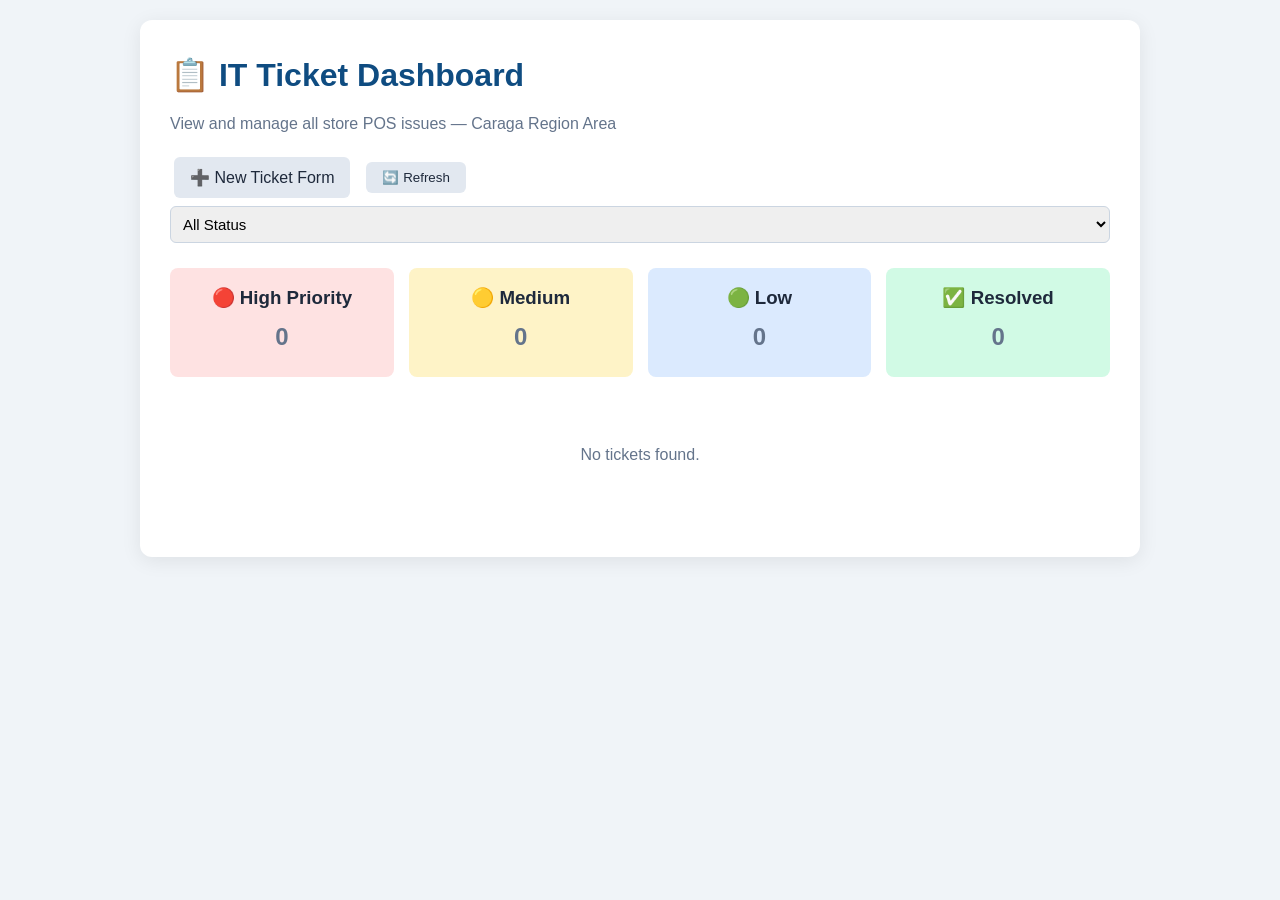
<file: index.html>
<!DOCTYPE html>
<html lang="en">
<head>
    <meta charset="UTF-8">
    <meta name="viewport" content="width=device-width, initial-scale=1.0">
    <title>IT Ticket Dashboard</title>
    <link rel="stylesheet" href="style.css">
</head>
<body>
    <div class="dashboard-container">
        <header>
            <h1>📋 IT Ticket Dashboard</h1>
            <p>View and manage all store POS issues — Caraga Region Area</p>
            <div class="actions">
                <a href="submit.html" class="btn-secondary">➕ New Ticket Form</a>
                <button id="refreshBtn" class="btn-secondary">🔄 Refresh</button>
                <select id="filterStatus" class="filter-select">
                    <option value="all">All Status</option>
                    <option value="Open">🟡 Open</option>
                    <option value="In Progress">🔵 In Progress</option>
                    <option value="Resolved">🟢 Resolved</option>
                    <option value="Closed">⚪ Closed</option>
                </select>
            </div>
        </header>

        <div class="stats-row">
            <div class="stat-card high">
                <h3>🔴 High Priority</h3>
                <p id="countHigh">0</p>
            </div>
            <div class="stat-card medium">
                <h3>🟡 Medium</h3>
                <p id="countMedium">0</p>
            </div>
            <div class="stat-card low">
                <h3>🟢 Low</h3>
                <p id="countLow">0</p>
            </div>
            <div class="stat-card resolved">
                <h3>✅ Resolved</h3>
                <p id="countResolved">0</p>
            </div>
        </div>

        <div id="ticketsContainer">
            <p class="loading">Loading tickets...</p>
        </div>
    </div>

    <script src="script.js"></script>
</body>
</html>
</file>
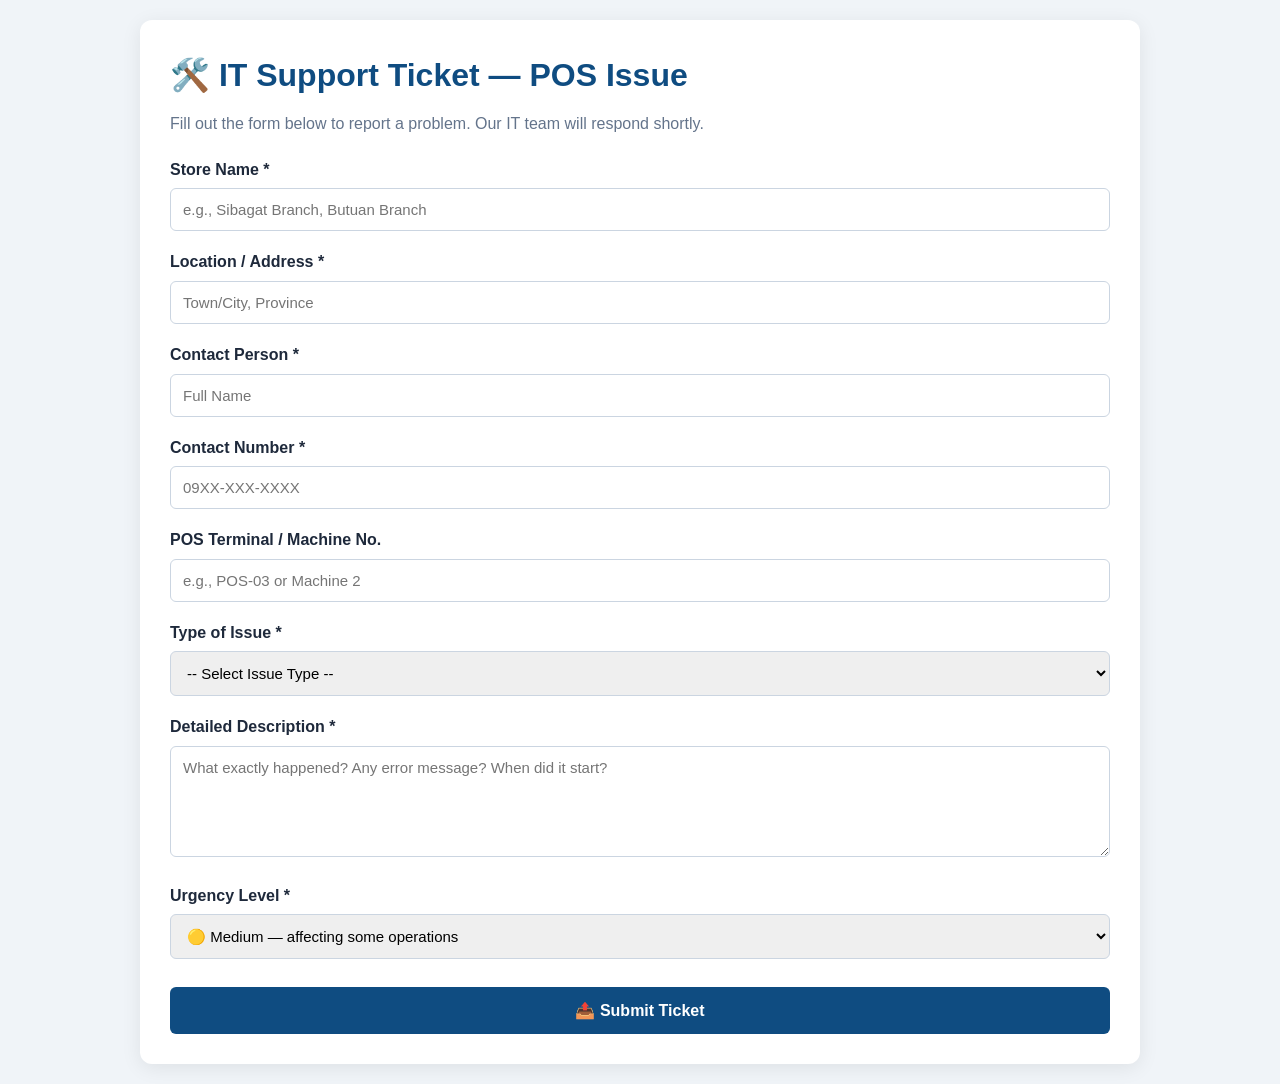
<file: submit.html>
<!DOCTYPE html>
<html lang="en">
<head>
    <meta charset="UTF-8">
    <meta name="viewport" content="width=device-width, initial-scale=1.0">
    <title>IT Ticket Submission</title>
    <link rel="stylesheet" href="style.css">
</head>
<body>
    <div class="form-container">
        <h1>🛠️ IT Support Ticket — POS Issue</h1>
        <p>Fill out the form below to report a problem. Our IT team will respond shortly.</p>
        
        <form id="ticketForm">
            <div class="form-group">
                <label for="storeName">Store Name *</label>
                <input type="text" id="storeName" required placeholder="e.g., Sibagat Branch, Butuan Branch">
            </div>

            <div class="form-group">
                <label for="storeLocation">Location / Address *</label>
                <input type="text" id="storeLocation" required placeholder="Town/City, Province">
            </div>

            <div class="form-group">
                <label for="contactPerson">Contact Person *</label>
                <input type="text" id="contactPerson" required placeholder="Full Name">
            </div>

            <div class="form-group">
                <label for="contactNumber">Contact Number *</label>
                <input type="tel" id="contactNumber" required placeholder="09XX-XXX-XXXX">
            </div>

            <div class="form-group">
                <label for="posTerminal">POS Terminal / Machine No.</label>
                <input type="text" id="posTerminal" placeholder="e.g., POS-03 or Machine 2">
            </div>

            <div class="form-group">
                <label for="issueType">Type of Issue *</label>
                <select id="issueType" required>
                    <option value="">-- Select Issue Type --</option>
                    <option value="pos_not_turning_on">POS won't turn on</option>
                    <option value="printer_issue">Receipt printer problem</option>
                    <option value="network_offline">No internet / offline</option>
                    <option value="software_error">POS software error / freeze</option>
                    <option value="login_problem">Cannot login / password issue</option>
                    <option value="hardware_damage">Hardware damage</option>
                    <option value="other">Other — please describe below</option>
                </select>
            </div>

            <div class="form-group">
                <label for="description">Detailed Description *</label>
                <textarea id="description" rows="5" required placeholder="What exactly happened? Any error message? When did it start?"></textarea>
            </div>

            <div class="form-group">
                <label for="urgency">Urgency Level *</label>
                <select id="urgency" required>
                    <option value="low">🟢 Low — minor issue</option>
                    <option value="medium" selected>🟡 Medium — affecting some operations</option>
                    <option value="high">🔴 High — cannot transact / fully down</option>
                </select>
            </div>

            <button type="submit" class="btn-submit">📤 Submit Ticket</button>
            <div id="successMsg" class="success-msg" style="display:none;">
                ✅ Ticket submitted successfully! Your Ticket ID: <strong id="ticketId"></strong>
            </div>
        </form>
    </div>

    <script>
        const form = document.getElementById('ticketForm');
        const GIST_URL = "https://api.github.com/gists/19ed8886620db9ca1d0ecd21d8b187fb";
        const PAT = "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"; // Update this later
        

        form.addEventListener('submit', async (e) => {
            e.preventDefault();
            
            const ticket = {
                id: 'TKT-' + Date.now().toString().slice(-8),
                storeName: document.getElementById('storeName').value,
                storeLocation: document.getElementById('storeLocation').value,
                contactPerson: document.getElementById('contactPerson').value,
                contactNumber: document.getElementById('contactNumber').value,
                posTerminal: document.getElementById('posTerminal').value || 'Not specified',
                issueType: document.getElementById('issueType').value,
                issueTypeLabel: document.getElementById('issueType').selectedOptions[0].text,
                description: document.getElementById('description').value,
                urgency: document.getElementById('urgency').value,
                urgencyLabel: document.getElementById('urgency').selectedOptions[0].text,
                status: 'Open',
                submittedAt: new Date().toLocaleString('en-PH', { timeZone: 'Asia/Manila' })
            };

            try {
                // Option A: Use GitHub Gist as lightweight "database"
                const response = await fetch(GIST_URL);
                const gist = await response.json();
                const tickets = JSON.parse(gist.files['tickets.json'].content);
                tickets.unshift(ticket);

                await fetch(GIST_URL, {
                    method: 'PATCH',
                    headers: {
                        'Authorization': 'token REPLACE_WITH_YOUR_GITHUB_PAT',
                        'Content-Type': 'application/json'
                    },
                    body: JSON.stringify({
                        files: {
                            'tickets.json': {
                                content: JSON.stringify(tickets, null, 2)
                            }
                        }
                    })
                });

                document.getElementById('ticketId').textContent = ticket.id;
                document.getElementById('successMsg').style.display = 'block';
                form.reset();
            } catch (err) {
                // Fallback: Save to browser localStorage for demo
                const localTickets = JSON.parse(localStorage.getItem('itTickets') || '[]');
                localTickets.unshift(ticket);
                localStorage.setItem('itTickets', JSON.stringify(localTickets));
                
                document.getElementById('ticketId').textContent = ticket.id + ' (Local)';
                document.getElementById('successMsg').style.display = 'block';
                form.reset();
                alert('Demo mode: Ticket saved locally. Configure GitHub Gist & PAT for cloud saving.');
            }
        });
    </script>
</body>
</html>
</file>
<file: style.css>
* {
    margin: 0;
    padding: 0;
    box-sizing: border-box;
    font-family: 'Segoe UI', Roboto, sans-serif;
}

body {
    background: #f0f4f8;
    color: #1e293b;
    line-height: 1.6;
    padding: 20px;
}

.form-container, .dashboard-container {
    max-width: 1000px;
    margin: 0 auto;
    background: white;
    padding: 30px;
    border-radius: 12px;
    box-shadow: 0 4px 20px rgba(0,0,0,0.08);
}

h1 { color: #0f4c81; margin-bottom: 10px; }
p { margin-bottom: 20px; color: #64748b; }

.form-group { margin-bottom: 18px; }
label { display: block; font-weight: 600; margin-bottom: 6px; }
input, select, textarea {
    width: 100%;
    padding: 12px;
    border: 1px solid #cbd5e1;
    border-radius: 6px;
    font-size: 15px;
}

.btn-submit {
    background: #0f4c81;
    color: white;
    padding: 14px 24px;
    border: none;
    border-radius: 6px;
    font-size: 16px;
    font-weight: 600;
    cursor: pointer;
    width: 100%;
    margin-top: 10px;
}
.btn-submit:hover { background: #0c3b66; }
.btn-secondary {
    background: #e2e8f0;
    color: #1e293b;
    padding: 8px 16px;
    border-radius: 6px;
    text-decoration: none;
    display: inline-block;
    margin: 0 4px;
    border: none;
    cursor: pointer;
}

.success-msg {
    margin-top: 20px;
    padding: 15px;
    background: #f0fdf4;
    border: 1px solid #86efac;
    border-radius: 6px;
    color: #166534;
}

.stats-row {
    display: grid;
    grid-template-columns: repeat(auto-fit, minmax(180px, 1fr));
    gap: 15px;
    margin: 25px 0;
}
.stat-card {
    padding: 15px;
    border-radius: 8px;
    text-align: center;
}
.stat-card.high { background: #fee2e2; }
.stat-card.medium { background: #fef3c7; }
.stat-card.low { background: #dbeafe; }
.stat-card.resolved { background: #d1fae5; }
.stat-card p { font-size: 24px; font-weight: bold; margin: 5px 0; }

.ticket-card {
    border: 1px solid #e2e8f0;
    border-radius: 8px;
    padding: 20px;
    margin-bottom: 15px;
    border-left: 5px solid;
}
.priority-high { border-left-color: #ef4444; }
.priority-medium { border-left-color: #f59e0b; }
.priority-low { border-left-color: #22c55e; }

.ticket-actions { margin-top: 12px; }
.ticket-actions button { margin-right: 6px; padding: 6px 12px; border-radius: 4px; border: none; cursor: pointer; }

.actions { margin: 15px 0; display: flex; flex-wrap: wrap; gap: 8px; align-items: center; }
.filter-select { padding: 8px; border-radius: 6px; border: 1px solid #cbd5e1; }

.loading { text-align: center; padding: 40px; color: #64748b; }
</file>
